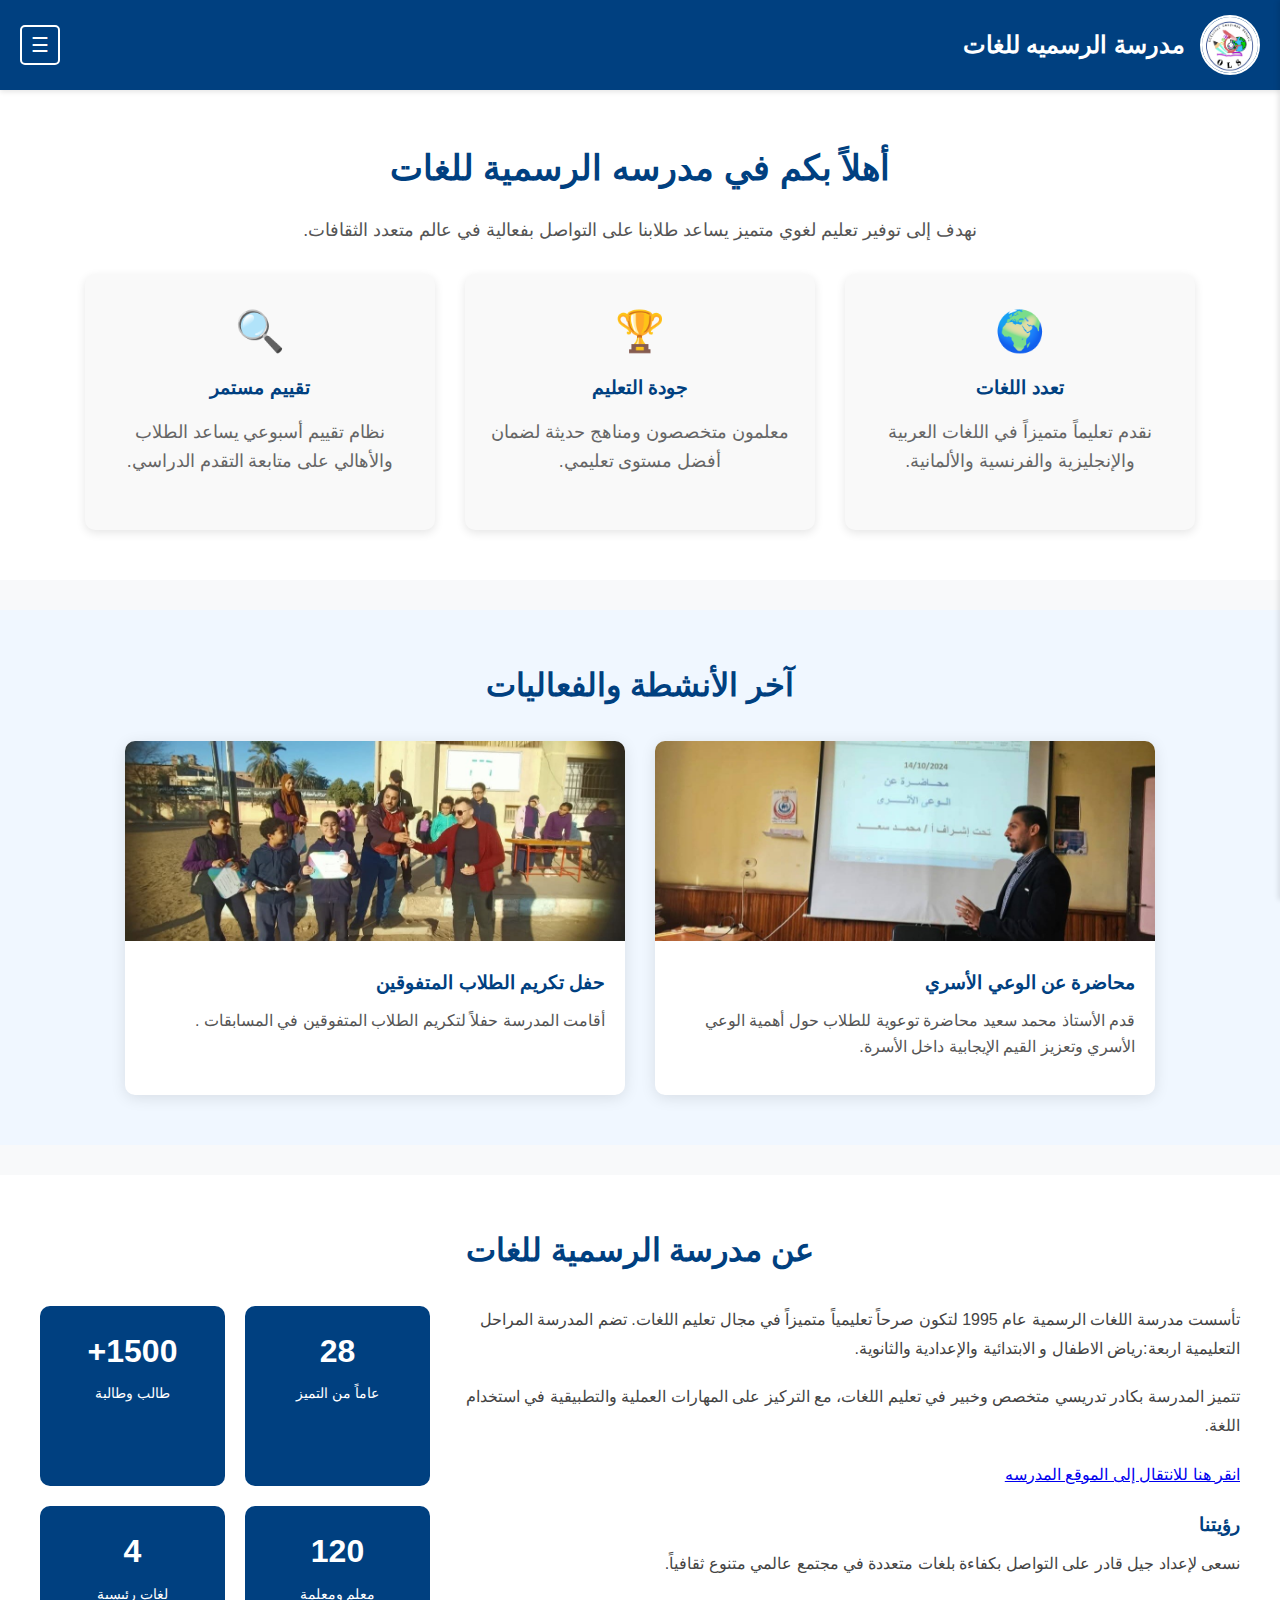
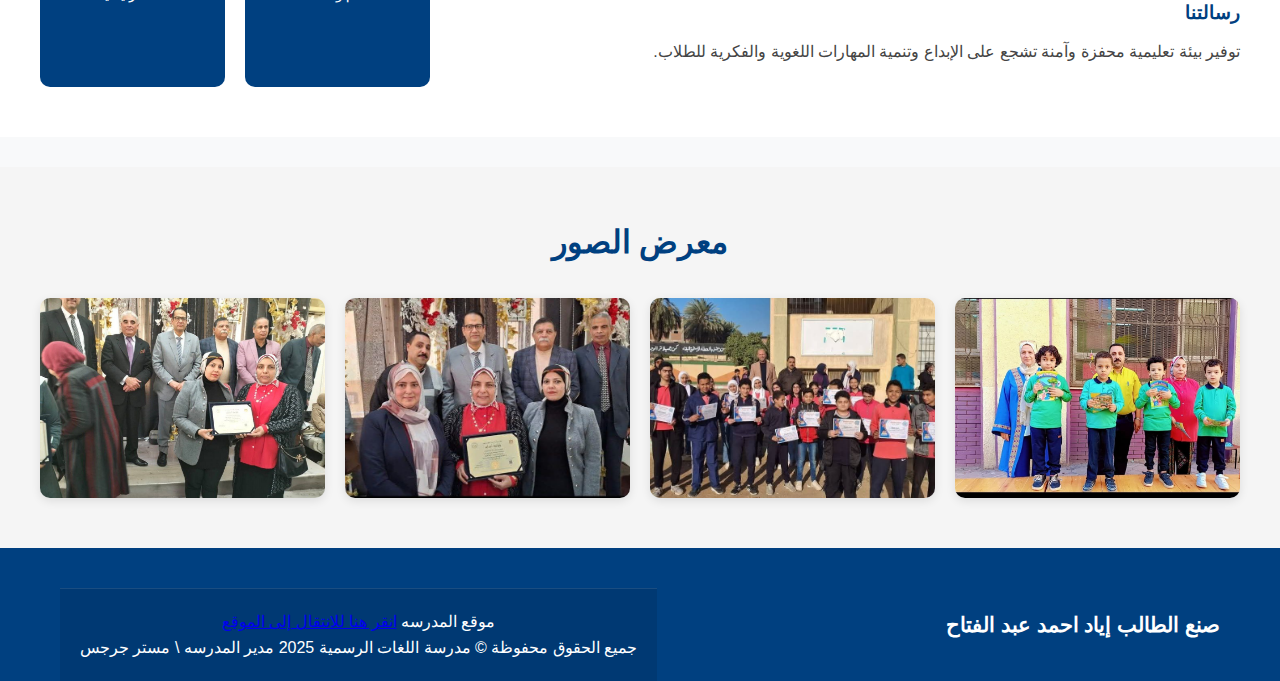
<file: New folder (5)/index.html>
<!DOCTYPE html>
<html lang="ar" dir="rtl">

<head>
    <meta charset="UTF-8">
    <meta name="viewport" content="width=device-width, initial-scale=1.0">
    <title>مدرسة الرسميه للغات</title>
    <link rel="stylesheet" href="style.css">
    <script src="script.js" defer></script>
</head>

<body>
    <!-- الشعار والعنوان -->
    <header>
        <div class="logo-container">
            <img src="1000128906.jpg" alt="شعار المدرسة" class="logo">
            <h1>مدرسة الرسميه للغات</h1>
        </div>
        <button id="menu-btn">☰</button>
    </header>

    <!-- القائمة الجانبية -->
    <div id="side-menu">
        <div class="menu-header">
            <h3>التقييمات الأسبوعية</h3>
            <button id="close-btn">✖</button>
        </div>
        <div class="menu-links">
            <div class="menu-section">
                <h4>المرحلة الابتدائية</h4>
                <a href="evaluations/primary.html">تقييمات الابتدائية</a>
            </div>
            <div class="menu-section">
                <h4>المرحلة الإعدادية</h4>
                <a href="evaluations/middle.html">تقييمات الإعدادية</a>
            </div>
            <div class="menu-section">
                <h4>المرحلة الثانوية</h4>
                <a href="evaluations/high.html">تقييمات الثانوية</a>
            </div>
            <div class="menu-section">
                <a href="https://eyad-dev.tiiny.site"> عن صانع الموقع </a>
            </div>
        </div>
    </div>

    <!-- صفحة الترحيب -->
    <section class="welcome">
        <h2> أهلاً بكم في مدرسه الرسمية للغات</h2>
        <p>نهدف إلى توفير تعليم لغوي متميز يساعد طلابنا على التواصل بفعالية في عالم متعدد الثقافات.</p>
        <div class="features">
            <div class="feature">
                <div class="icon">🌍</div>
                <h3>تعدد اللغات</h3>
                <p>نقدم تعليماً متميزاً في اللغات العربية والإنجليزية والفرنسية والألمانية.</p>
            </div>
            <div class="feature">
                <div class="icon">🏆</div>
                <h3>جودة التعليم</h3>
                <p>معلمون متخصصون ومناهج حديثة لضمان أفضل مستوى تعليمي.</p>
            </div>
            <div class="feature">
                <div class="icon">🔍</div>
                <h3>تقييم مستمر</h3>
                <p>نظام تقييم أسبوعي يساعد الطلاب والأهالي على متابعة التقدم الدراسي.</p>
            </div>
        </div>
    </section>

    <!-- قسم الأنشطة والفعاليات -->
    <section class="activities">
        <h2>آخر الأنشطة والفعاليات</h2>
        <div class="activity-cards">
            <div class="activity-card">
                <img src="1000128908.jpg" alt="محاضرة توعوية">
                <div class="activity-content">
                    <h3>محاضرة عن الوعي الأسري</h3>
                    <p>قدم الأستاذ محمد سعيد محاضرة توعوية للطلاب حول أهمية الوعي الأسري وتعزيز القيم الإيجابية داخل الأسرة.</p>
                    <span class="date"></span>
                </div>
            </div>
            <div class="activity-card">
                <img src="1000128905.jpg" alt="تكريم الطلاب المتفوقين">
                <div class="activity-content">
                    <h3>حفل تكريم الطلاب المتفوقين</h3>
                    <p>أقامت المدرسة حفلاً لتكريم الطلاب المتفوقين في المسابقات .</p>
                    <span class="date">  </span>
                </div>
            </div>
        </div>
    </section>

    <!-- قسم عن المدرسة -->
    <section class="about">
        <h2>عن مدرسة الرسمية للغات</h2>
        <div class="about-content">
            <div class="about-text">
                <p>تأسست مدرسة اللغات الرسمية عام 1995 لتكون صرحاً تعليمياً متميزاً في مجال تعليم اللغات. تضم المدرسة المراحل التعليمية اربعة:رياض الاطفال و الابتدائية والإعدادية والثانوية.</p>
                <p>تتميز المدرسة بكادر تدريسي متخصص وخبير في تعليم اللغات، مع التركيز على المهارات العملية والتطبيقية في استخدام اللغة.</p>
                <P><a href="https://maps.app.goo.gl/nCZr6p9V2jeTx9XM9" target="_blank">انقر هنا للانتقال إلى الموقع المدرسه </a></P>
                <h3>رؤيتنا</h3>
                <p>نسعى لإعداد جيل قادر على التواصل بكفاءة بلغات متعددة في مجتمع عالمي متنوع ثقافياً.</p>
                <h3>رسالتنا</h3>
                <p>توفير بيئة تعليمية محفزة وآمنة تشجع على الإبداع وتنمية المهارات اللغوية والفكرية للطلاب.</p>
            </div>
            <div class="about-stats">
                <div class="stat">
                    <div class="stat-number">28</div>
                    <div class="stat-label">عاماً من التميز</div>
                </div>
                <div class="stat">
                    <div class="stat-number">1500+</div>
                    <div class="stat-label">طالب وطالبة</div>
                </div>
                <div class="stat">
                    <div class="stat-number">120</div>
                    <div class="stat-label">معلم ومعلمة</div>
                </div>
                <div class="stat">
                    <div class="stat-number">4</div>
                    <div class="stat-label">لغات رئيسية</div>
                </div>
            </div>
        </div>
    </section>

    <!-- معرض الصور -->
    <section class="gallery-section">
        <h2>معرض الصور</h2>
        <div class="gallery">
            <div class="gallery-item">
                <img src="photo_2025-03-17_23-22-10.jpg" alt=" هدايا لطلاب مرحله KG (رياض الاطفال)">
            </div>
            <div class="gallery-item">
                <img src="photo_2025-03-17_23-22-04.jpg" alt="تكريم الطلاب">
            </div>
            <div class="gallery-item">
                <img src="photo_2025-03-17_23-21-47.jpg" alt="جايزة جودة رياض الاطفال ">
            </div>
            <div class="gallery-item">
                <img src="photo_2025-03-17_23-21-23.jpg" alt=" شهاده جودة رياض الاطفال ">
            </div>
        </div>
    </section>

    <!-- الفوتر -->
    <footer>
        <div class="footer-content">
            <div class="footer-logo">

                <h3>صنع الطالب إياد احمد عبد الفتاح </h3>
                </h3>
            </div>
            <div class="footer-bottom">

                <P>موقع المدرسه <a href="https://maps.app.goo.gl/nCZr6p9V2jeTx9XM9" target="_blank">انقر هنا للانتقال إلى الموقع</a></P>
                <p>جميع الحقوق محفوظة © مدرسة اللغات الرسمية 2025 مدير المدرسه \ مستر جرجس


                </p>
            </div>
        </div>
    </footer>
</body>

</html>
</file>
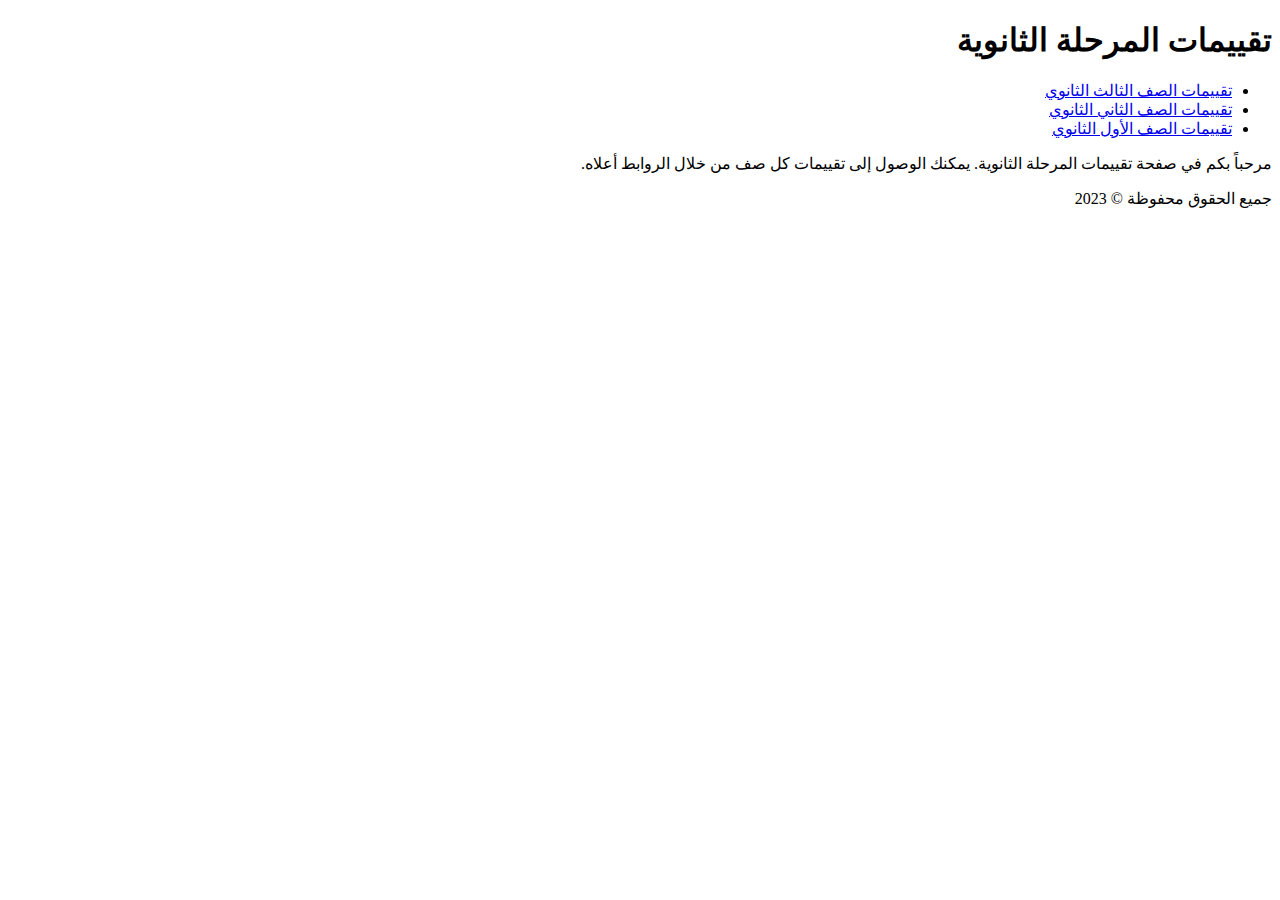
<file: New folder (5)/evaluations/high.html>
<!DOCTYPE html>
<html lang="ar" dir="rtl">

<head>
    <meta charset="UTF-8">
    <meta name="viewport" content="width=device-width, initial-scale=1.0">
    <title>تقييمات المرحلة الثانوية</title>
</head>

<body>
    <header>
        <h1>تقييمات المرحلة الثانوية</h1>
        <nav>
            <ul>
                <li><a href="https://elearnningcontent.blob.core.windows.net/elearnningcontent/content/2025/Classroom_and_home_assessments_and_performances/Secondry3.html">تقييمات الصف الثالث الثانوي</a></li>
                <li><a href="https://elearnningcontent.blob.core.windows.net/elearnningcontent/content/2025/Classroom_and_home_assessments_and_performances/Secondry2.html">تقييمات الصف الثاني الثانوي</a></li>
                <li><a href="https://elearnningcontent.blob.core.windows.net/elearnningcontent/content/2025/Classroom_and_home_assessments_and_performances/Secondry1.html">تقييمات الصف الأول الثانوي</a></li>
            </ul>
        </nav>
    </header>
    <main>
        <p>مرحباً بكم في صفحة تقييمات المرحلة الثانوية. يمكنك الوصول إلى تقييمات كل صف من خلال الروابط أعلاه.</p>
    </main>
    <footer>
        <p>جميع الحقوق محفوظة &copy; 2023</p>
    </footer>
</body>

</html>
</file>
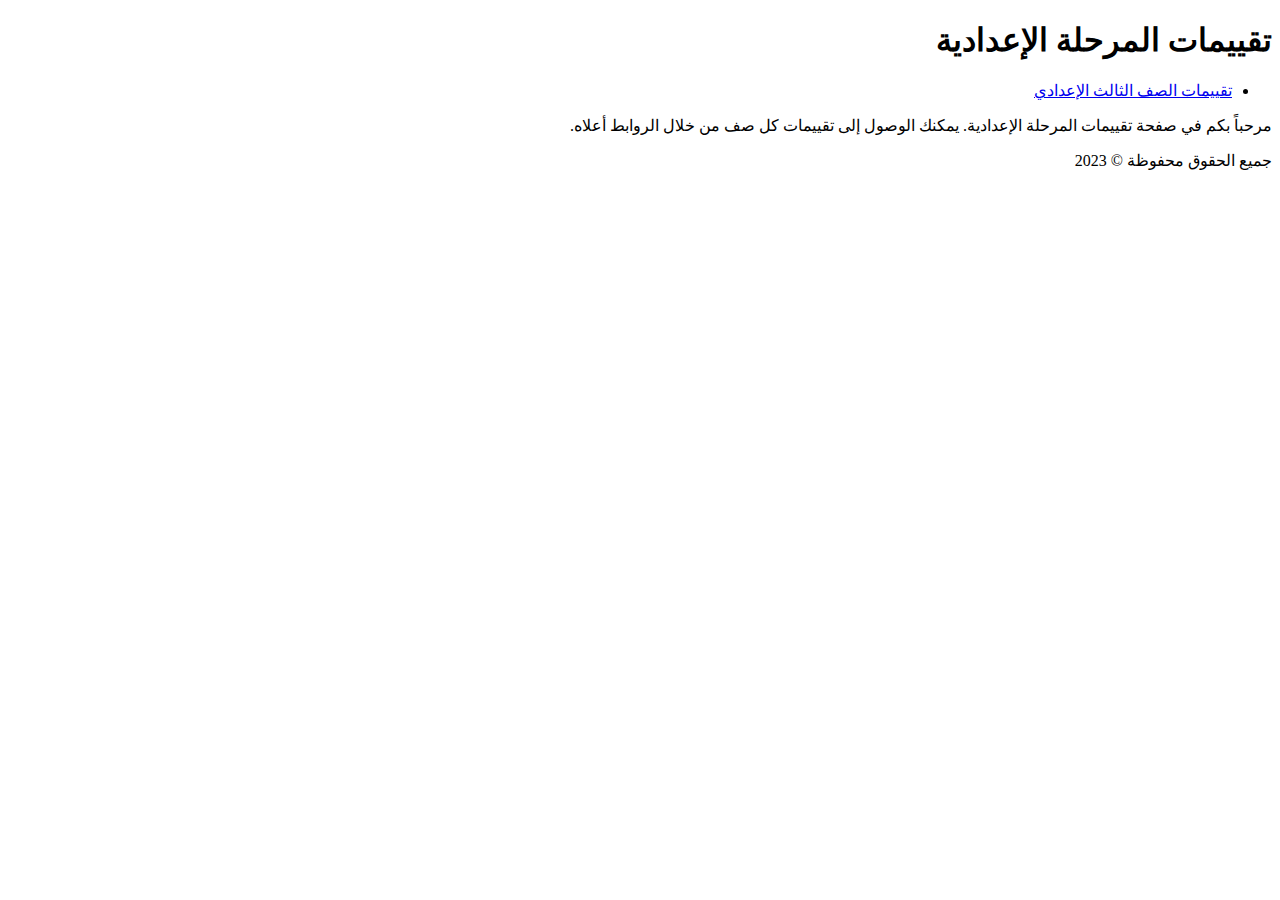
<file: New folder (5)/evaluations/middle.html>
<!DOCTYPE html>
<html lang="ar" dir="rtl">

<head>
    <meta charset="UTF-8">
    <meta name="viewport" content="width=device-width, initial-scale=1.0">
    <title>تقييمات المرحلة الإعدادية</title>
</head>

<body>
    <header>
        <h1>تقييمات المرحلة الإعدادية</h1>
        <nav>
            <ul>
                <li><a href="https://elearnningcontent.blob.core.windows.net/elearnningcontent/content/2025/Classroom_and_home_assessments_and_performances/Preprator3.html">تقييمات الصف الثالث الإعدادي</a></li>

        </nav>
    </header>
    <main>
        <p>مرحباً بكم في صفحة تقييمات المرحلة الإعدادية. يمكنك الوصول إلى تقييمات كل صف من خلال الروابط أعلاه.</p>
    </main>
    <footer>
        <p>جميع الحقوق محفوظة &copy; 2023</p>
    </footer>
</body>

</html>
</file>
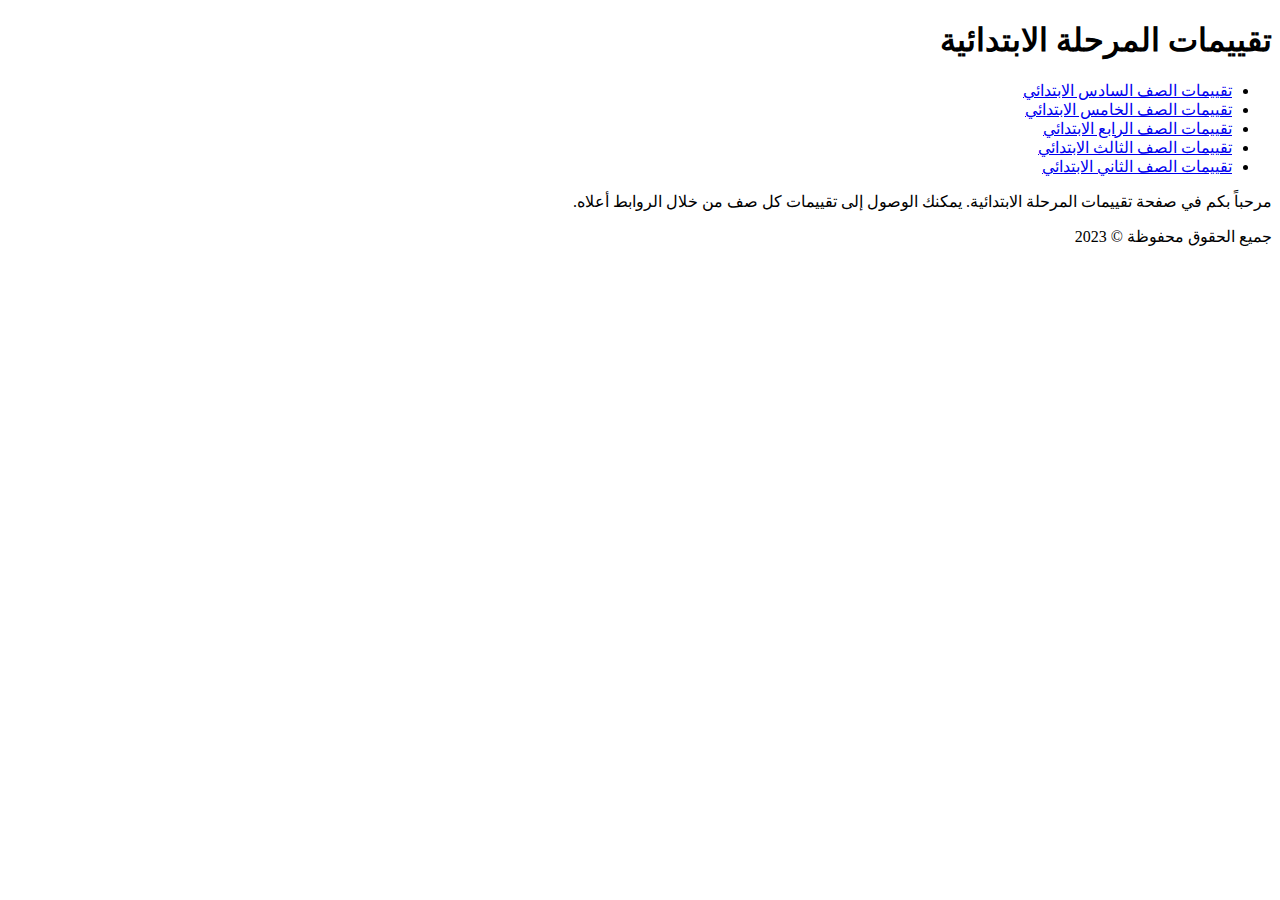
<file: New folder (5)/evaluations/primary.html>
<!DOCTYPE html>
<html lang="ar" dir="rtl">

<head>
    <meta charset="UTF-8">
    <meta name="viewport" content="width=device-width, initial-scale=1.0">
    <title>تقييمات المرحلة الابتدائية</title>
</head>

<body>
    <header>
        <h1>تقييمات المرحلة الابتدائية</h1>
        <nav>
            <ul>
                <li><a href="https://elearnningcontent.blob.core.windows.net/elearnningcontent/content/2025/Classroom_and_home_assessments_and_performances/Primary6.html">تقييمات الصف السادس الابتدائي</a></li>
                <li><a href="https://elearnningcontent.blob.core.windows.net/elearnningcontent/content/2025/Classroom_and_home_assessments_and_performances/Primary5.html">تقييمات الصف الخامس الابتدائي</a></li>
                <li><a href="https://elearnningcontent.blob.core.windows.net/elearnningcontent/content/2025/Classroom_and_home_assessments_and_performances/Primary4.html">تقييمات الصف الرابع الابتدائي</a></li>
                <li><a href="https://elearnningcontent.blob.core.windows.net/elearnningcontent/content/2025/Classroom_and_home_assessments_and_performances/Primary3.html">تقييمات الصف الثالث الابتدائي</a></li>
                <li><a href="https://elearnningcontent.blob.core.windows.net/elearnningcontent/content/2025/Classroom_and_home_assessments_and_performances/Primary2.html">تقييمات الصف الثاني الابتدائي</a></li>
            </ul>
        </nav>
    </header>
    <main>
        <p>مرحباً بكم في صفحة تقييمات المرحلة الابتدائية. يمكنك الوصول إلى تقييمات كل صف من خلال الروابط أعلاه.</p>
    </main>
    <footer>
        <p>جميع الحقوق محفوظة &copy; 2023</p>
    </footer>
</body>

</html>
</file>
<file: New folder (5)/style.css>
/* تنسيقات عامة */

* {
    margin: 0;
    padding: 0;
    box-sizing: border-box;
    font-family: 'Cairo', Arial, sans-serif;
}

body {
    background-color: #f8f9fa;
    color: #333;
    direction: rtl;
    line-height: 1.6;
}


/* الشعار والعنوان */

header {
    background-color: #004080;
    color: white;
    padding: 15px 20px;
    display: flex;
    justify-content: space-between;
    align-items: center;
    box-shadow: 0 2px 5px rgba(0, 0, 0, 0.1);
    position: relative;
}

.logo-container {
    display: flex;
    align-items: center;
}

.logo {
    width: 60px;
    /* حجم الشعار */
    height: 60px;
    /* حجم الشعار */
    border-radius: 50%;
    /* جعله دائريًا */
    object-fit: cover;
    /* التأكد من أن الصورة تملأ الدائرة */
    border: 2px solid white;
    /* إطار أبيض حول الشعار */
    margin-left: 15px;
    /* تباعد بين الشعار والنص */
}

h1 {
    font-size: 1.5em;
    /* حجم النص */
}


/* زر القائمة الجانبية */

#menu-btn {
    background-color: transparent;
    border: 2px solid white;
    color: white;
    width: 40px;
    height: 40px;
    font-size: 20px;
    border-radius: 5px;
    cursor: pointer;
    transition: all 0.3s ease;
}

#menu-btn:hover {
    background-color: rgba(255, 255, 255, 0.2);
}


/* القائمة الجانبية */

#side-menu {
    position: fixed;
    top: 0;
    right: -320px;
    width: 320px;
    height: 100%;
    background-color: #fff;
    box-shadow: -2px 0 5px rgba(0, 0, 0, 0.1);
    z-index: 1000;
    transition: right 0.3s ease;
    overflow-y: auto;
}

.menu-header {
    background-color: #004080;
    color: white;
    padding: 15px;
    display: flex;
    justify-content: space-between;
    align-items: center;
}

#close-btn {
    background: transparent;
    color: white;
    border: none;
    font-size: 20px;
    cursor: pointer;
    width: 30px;
    height: 30px;
    display: flex;
    align-items: center;
    justify-content: center;
    border-radius: 50%;
    transition: all 0.3s ease;
}

#close-btn:hover {
    background-color: rgba(255, 255, 255, 0.2);
}

.menu-links {
    padding: 15px;
}

.menu-section {
    margin-bottom: 20px;
}

.menu-section h4 {
    color: #004080;
    border-bottom: 2px solid #004080;
    padding-bottom: 5px;
    margin-bottom: 10px;
}

.menu-section a {
    display: block;
    color: #333;
    text-decoration: none;
    padding: 8px;
    margin: 5px 0;
    border-radius: 5px;
    transition: all 0.3s ease;
}

.menu-section a:hover {
    background-color: #f0f0f0;
    color: #004080;
    padding-right: 15px;
}


/* باقي التنسيقات */

.welcome {
    text-align: center;
    padding: 50px 20px;
    background-color: #ffffff;
    margin-bottom: 30px;
}

.welcome h2 {
    color: #004080;
    margin-bottom: 20px;
    font-size: 2.2em;
}

.welcome p {
    max-width: 800px;
    margin: 0 auto 30px auto;
    font-size: 1.1em;
    color: #555;
}

.features {
    display: flex;
    flex-wrap: wrap;
    justify-content: center;
    gap: 30px;
    max-width: 1200px;
    margin: 0 auto;
}

.feature {
    flex: 1;
    min-width: 250px;
    max-width: 350px;
    background-color: #f9f9f9;
    border-radius: 10px;
    padding: 25px;
    text-align: center;
    box-shadow: 0 3px 10px rgba(0, 0, 0, 0.1);
    transition: transform 0.3s ease;
}

.feature:hover {
    transform: translateY(-5px);
}

.icon {
    font-size: 40px;
    margin-bottom: 10px;
}

.feature h3 {
    color: #004080;
    margin-bottom: 15px;
}

.feature p {
    color: #666;
}

.activities {
    padding: 50px 20px;
    background-color: #f0f7ff;
    margin-bottom: 30px;
}

.activities h2 {
    text-align: center;
    color: #004080;
    margin-bottom: 30px;
    font-size: 2em;
}

.activity-cards {
    display: flex;
    flex-wrap: wrap;
    justify-content: center;
    gap: 30px;
    max-width: 1200px;
    margin: 0 auto;
}

.activity-card {
    flex: 1;
    min-width: 300px;
    max-width: 500px;
    background-color: #fff;
    border-radius: 10px;
    overflow: hidden;
    box-shadow: 0 3px 15px rgba(0, 0, 0, 0.1);
    transition: transform 0.3s ease;
}

.activity-card:hover {
    transform: translateY(-5px);
}

.activity-card img {
    width: 100%;
    height: 200px;
    object-fit: cover;
}

.activity-content {
    padding: 20px;
}

.activity-content h3 {
    color: #004080;
    margin-bottom: 10px;
}

.activity-content p {
    color: #555;
    margin-bottom: 15px;
}

.date {
    display: block;
    color: #777;
    font-size: 0.9em;
    text-align: left;
}

.about {
    padding: 50px 20px;
    background-color: #ffffff;
    margin-bottom: 30px;
}

.about h2 {
    text-align: center;
    color: #004080;
    margin-bottom: 30px;
    font-size: 2em;
}

.about-content {
    display: flex;
    flex-wrap: wrap;
    justify-content: space-between;
    max-width: 1200px;
    margin: 0 auto;
    gap: 30px;
}

.about-text {
    flex: 2;
    min-width: 300px;
}

.about-text p {
    margin-bottom: 20px;
    line-height: 1.8;
    color: #444;
}

.about-text h3 {
    color: #004080;
    margin: 20px 0 10px 0;
}

.about-stats {
    flex: 1;
    min-width: 250px;
    display: flex;
    flex-wrap: wrap;
    gap: 20px;
}

.stat {
    flex: 1;
    min-width: 120px;
    background-color: #004080;
    color: white;
    padding: 20px 10px;
    text-align: center;
    border-radius: 10px;
}

.stat-number {
    font-size: 2em;
    font-weight: bold;
    margin-bottom: 5px;
}

.stat-label {
    font-size: 0.9em;
}

.gallery-section {
    padding: 50px 20px;
    background-color: #f5f5f5;
}

.gallery-section h2 {
    text-align: center;
    color: #004080;
    margin-bottom: 30px;
    font-size: 2em;
}

.gallery {
    display: grid;
    grid-template-columns: repeat(auto-fill, minmax(250px, 1fr));
    gap: 20px;
    max-width: 1200px;
    margin: 0 auto;
}

.gallery-item {
    border-radius: 10px;
    overflow: hidden;
    box-shadow: 0 3px 10px rgba(0, 0, 0, 0.1);
    transition: transform 0.3s ease;
    height: 200px;
}

.gallery-item:hover {
    transform: scale(1.05);
}

.gallery-item img {
    width: 100%;
    height: 100%;
    object-fit: cover;
}

footer {
    background-color: #004080;
    color: white;
    padding-top: 40px;
}

.footer-content {
    display: flex;
    flex-wrap: wrap;
    justify-content: space-between;
    max-width: 1200px;
    margin: 0 auto;
    padding: 0 20px;
}

.footer-logo {
    display: flex;
    align-items: center;
    margin-bottom: 20px;
}

.footer-logo h3 {
    font-size: 1.3em;
}

.footer-bottom {
    text-align: center;
    padding: 20px;
    border-top: 1px solid rgba(255, 255, 255, 0.1);
    background-color: rgba(0, 0, 0, 0.1);
}
</file>
